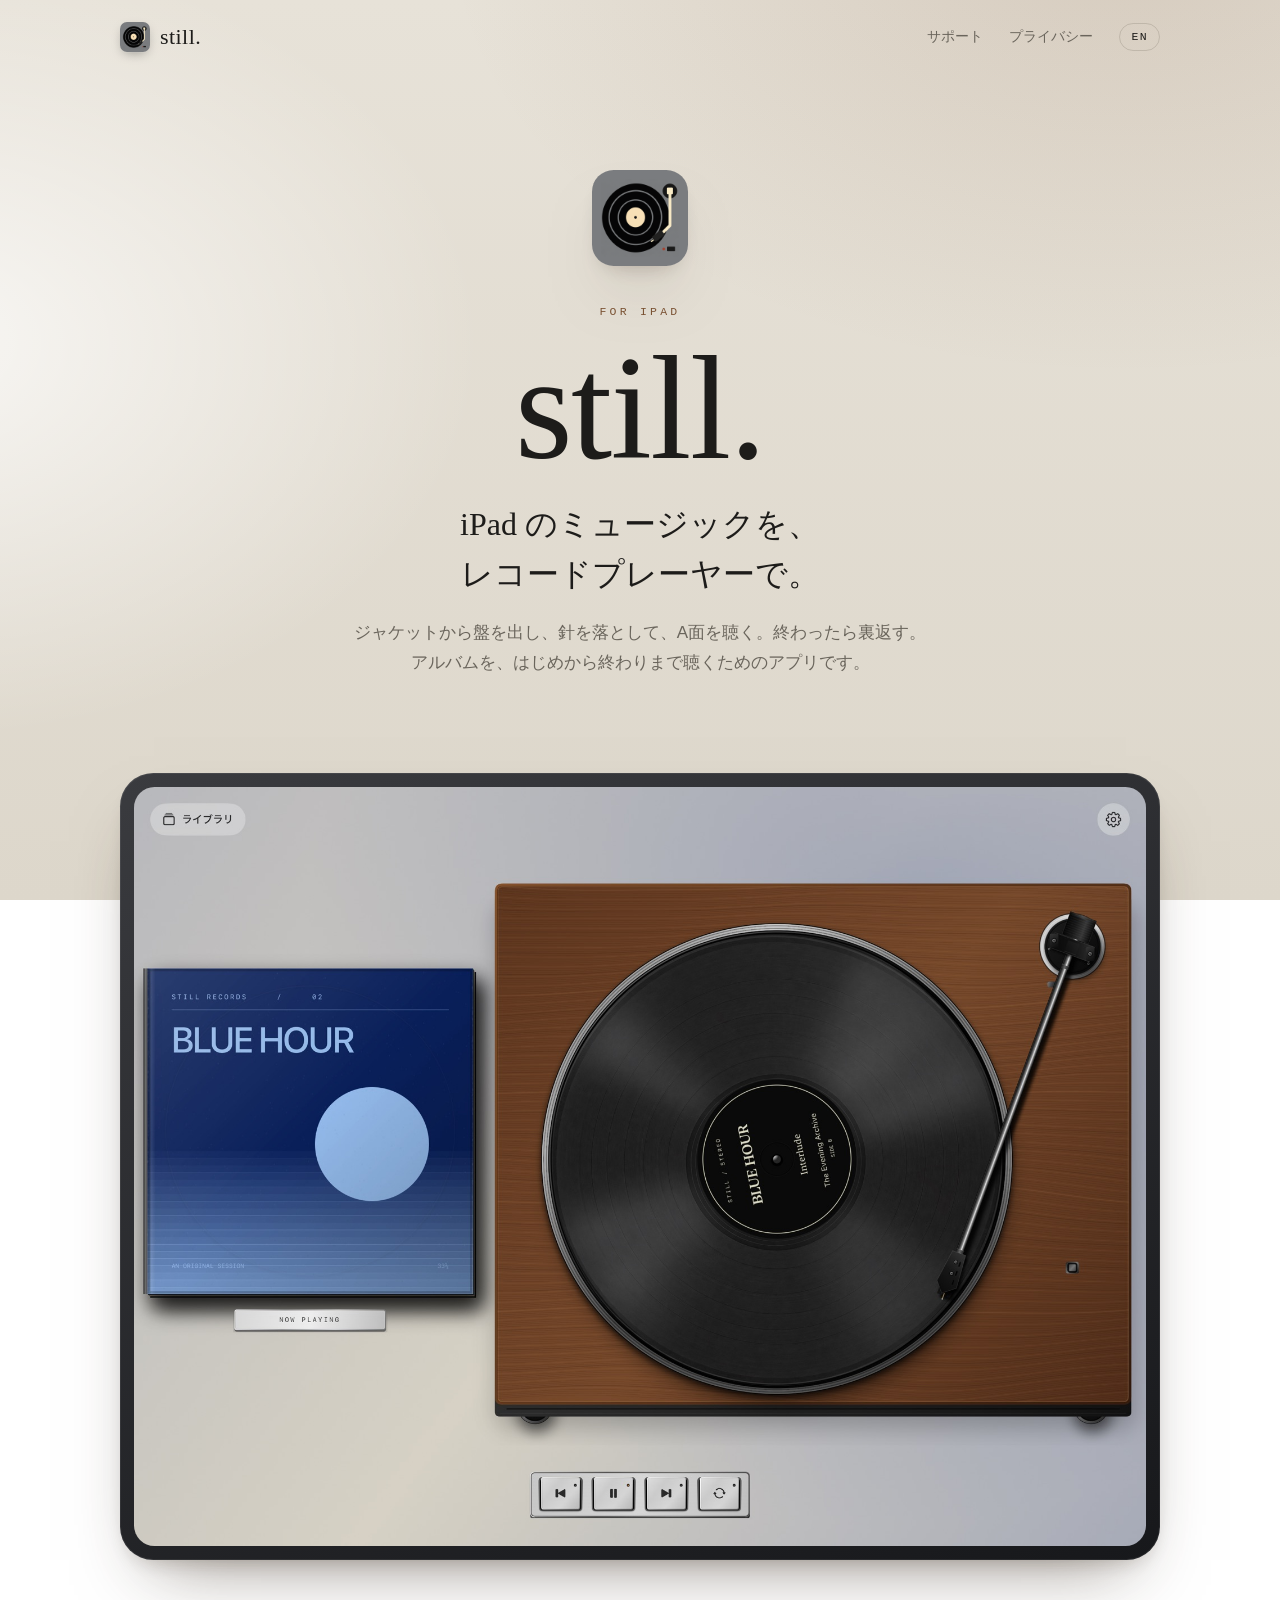
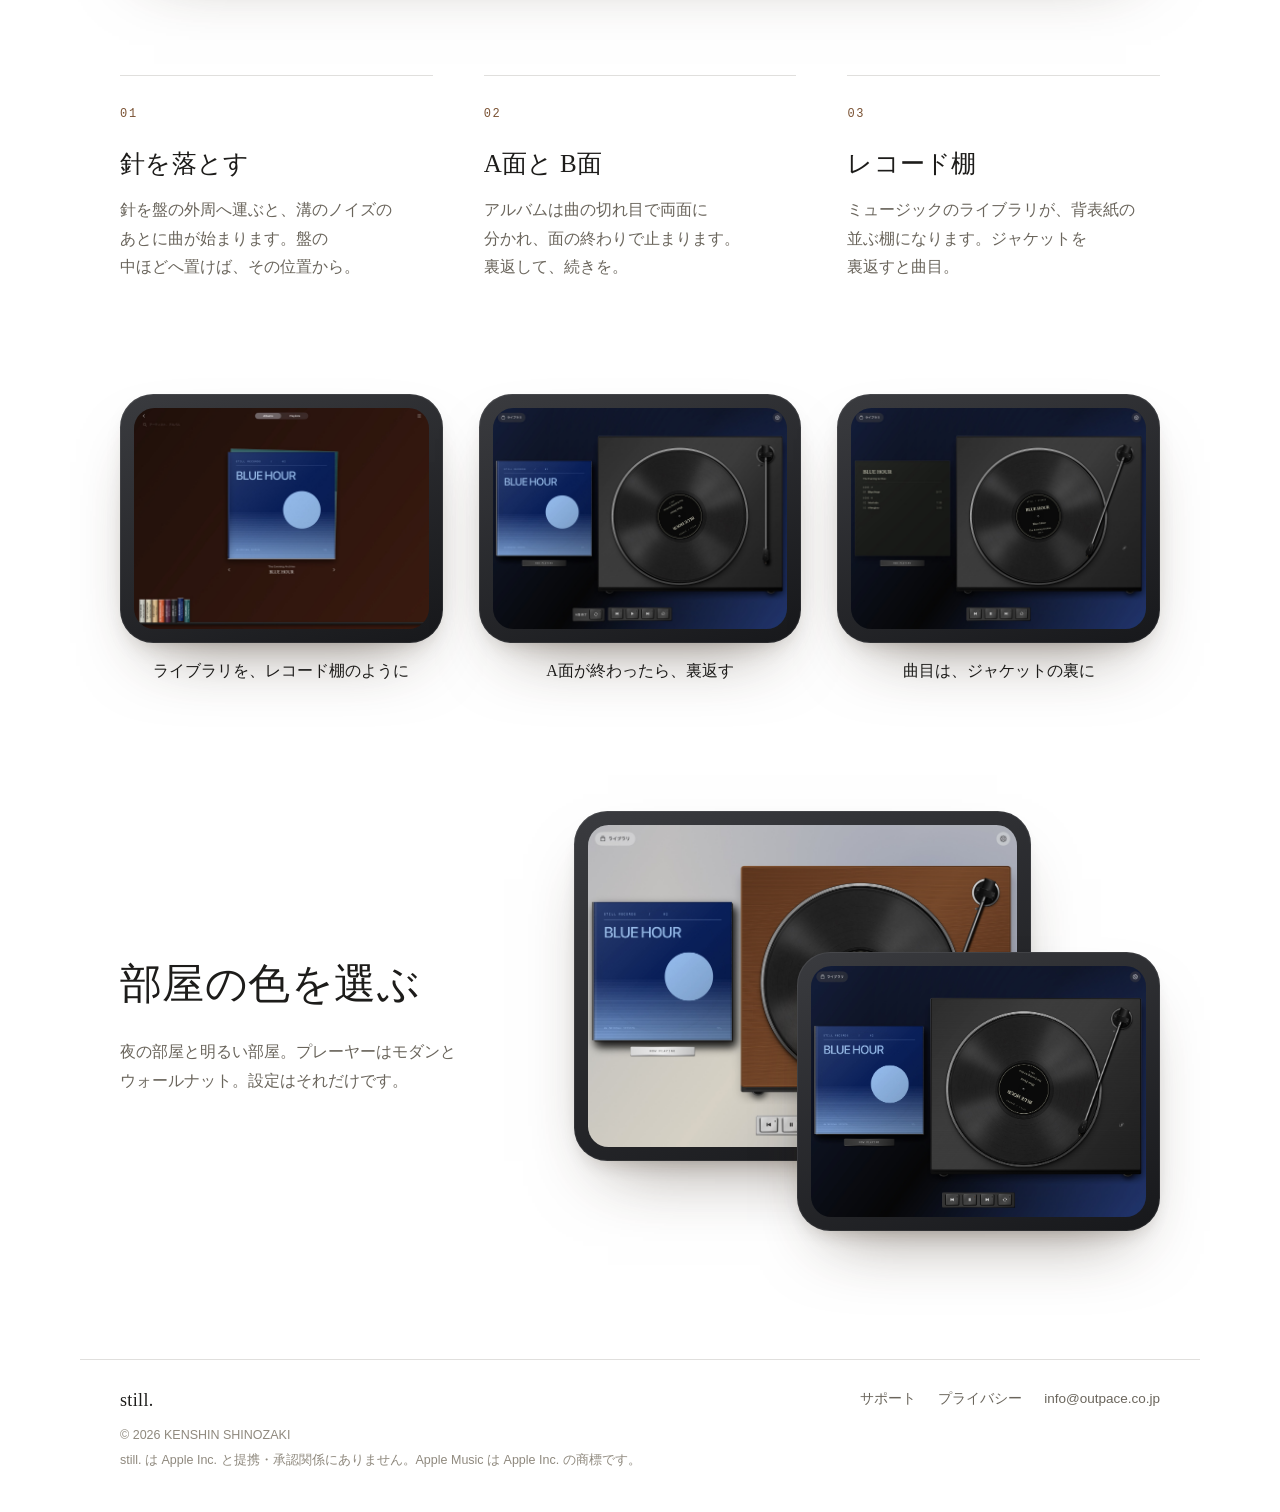
<file: index.html>
<!doctype html>
<html lang="ja">
<head>
<meta charset="utf-8">
<meta name="viewport" content="width=device-width,initial-scale=1,viewport-fit=cover">
<title>still. — iPad のレコードプレーヤー</title>
<meta name="description" content="ジャケットから盤を出し、針を落として、A面を聴く。終わったら裏返す。アルバムを、はじめから終わりまで聴くためのアプリです。">
<meta name="color-scheme" content="light dark">
<meta name="theme-color" content="#e7e2d8" media="(prefers-color-scheme: light)">
<meta name="theme-color" content="#07080c" media="(prefers-color-scheme: dark)">
<link rel="alternate" hreflang="ja" href="index.html">
<link rel="alternate" hreflang="en" href="en/index.html">
<link rel="icon" type="image/png" href="assets/icon-64.png">
<link rel="apple-touch-icon" href="assets/icon-180.png">
<link rel="stylesheet" href="assets/style.css">
</head>
<body class="page-index">
<a class="skip" href="#main">本文へ</a>
<header class="top wrap">
  <a class="brand" href="index.html"><img src="assets/icon-180.png" alt="" width="30" height="30"><span>still.</span></a>
  <nav aria-label="サイト">
    <a href="support.html">サポート</a>
    <a href="privacy.html">プライバシー</a>
    <a class="lang" href="en/index.html" hreflang="en" lang="en">EN</a>
  </nav>
</header>
<main id="main">
<section class="hero wrap">
  <img class="hero-icon rise" src="assets/icon-512.png" alt="" width="96" height="96">
  <p class="eyebrow rise">FOR iPAD</p>
  <h1 class="wordmark rise">still.</h1>
  <p class="lead rise">iPad のミュージックを、<br>レコードプレーヤーで。</p>
  <p class="intro rise">ジャケットから盤を出し、針を落として、A面を聴く。終わったら裏返す。アルバムを、はじめから終わりまで聴くためのアプリです。</p>
  
</section>
<section class="stage wrap" aria-label="画面">
  <div class="device"><picture><source media="(prefers-color-scheme: light)" srcset="assets/walnut-ja.jpg"><img src="assets/playing-ja.jpg" alt="still. の再生画面。左にジャケット、右に盤が回るレコードプレーヤー。" width="1800" height="1350" fetchpriority="high" decoding="async"></picture></div>
</section>
<section class="wrap">
  <ol class="feats"><li class="feat"><span class="num">01</span><h3>針を落とす</h3><p>針を盤の外周へ運ぶと、溝のノイズのあとに曲が始まります。盤の中ほどへ置けば、その位置から。</p></li><li class="feat"><span class="num">02</span><h3>A面と B面</h3><p>アルバムは曲の切れ目で両面に分かれ、面の終わりで止まります。裏返して、続きを。</p></li><li class="feat"><span class="num">03</span><h3>レコード棚</h3><p>ミュージックのライブラリが、背表紙の並ぶ棚になります。ジャケットを裏返すと曲目。</p></li></ol>
</section>
<section class="wrap gallery"><figure><div class="device"><picture><img src="assets/03-library-ja.jpg" alt="ライブラリを、レコード棚のように" width="1800" height="1350" loading="lazy" decoding="async"></picture></div><figcaption>ライブラリを、レコード棚のように</figcaption></figure><figure><div class="device"><picture><img src="assets/08-side-end-ja.jpg" alt="A面が終わったら、裏返す" width="1800" height="1350" loading="lazy" decoding="async"></picture></div><figcaption>A面が終わったら、裏返す</figcaption></figure><figure><div class="device"><picture><img src="assets/02-tracklist-ja.jpg" alt="曲目は、ジャケットの裏に" width="1800" height="1350" loading="lazy" decoding="async"></picture></div><figcaption>曲目は、ジャケットの裏に</figcaption></figure></section>
<section class="wrap rooms">
  <div class="rooms-text"><h2>部屋の色を選ぶ</h2><p>夜の部屋と明るい部屋。プレーヤーはモダンとウォールナット。設定はそれだけです。</p></div>
  <div class="rooms-pair"><div class="device"><picture><img src="assets/walnut-ja.jpg" alt="部屋の色を選ぶ" width="1800" height="1350" loading="lazy" decoding="async"></picture></div><div class="device"><picture><img src="assets/playing-ja.jpg" alt="部屋の色を選ぶ" width="1800" height="1350" loading="lazy" decoding="async"></picture></div></div>
</section>
</main>
<footer class="foot wrap">
  <div class="foot-row">
    <a class="brand small" href="index.html"><span>still.</span></a>
    <nav><a href="support.html">サポート</a><a href="privacy.html">プライバシー</a><a href="mailto:info@outpace.co.jp">info@outpace.co.jp</a></nav>
  </div>
  <p>© 2026 KENSHIN SHINOZAKI</p>
  <p>still. は Apple Inc. と提携・承認関係にありません。Apple Music は Apple Inc. の商標です。</p>
</footer>
</body>
</html>
</file>
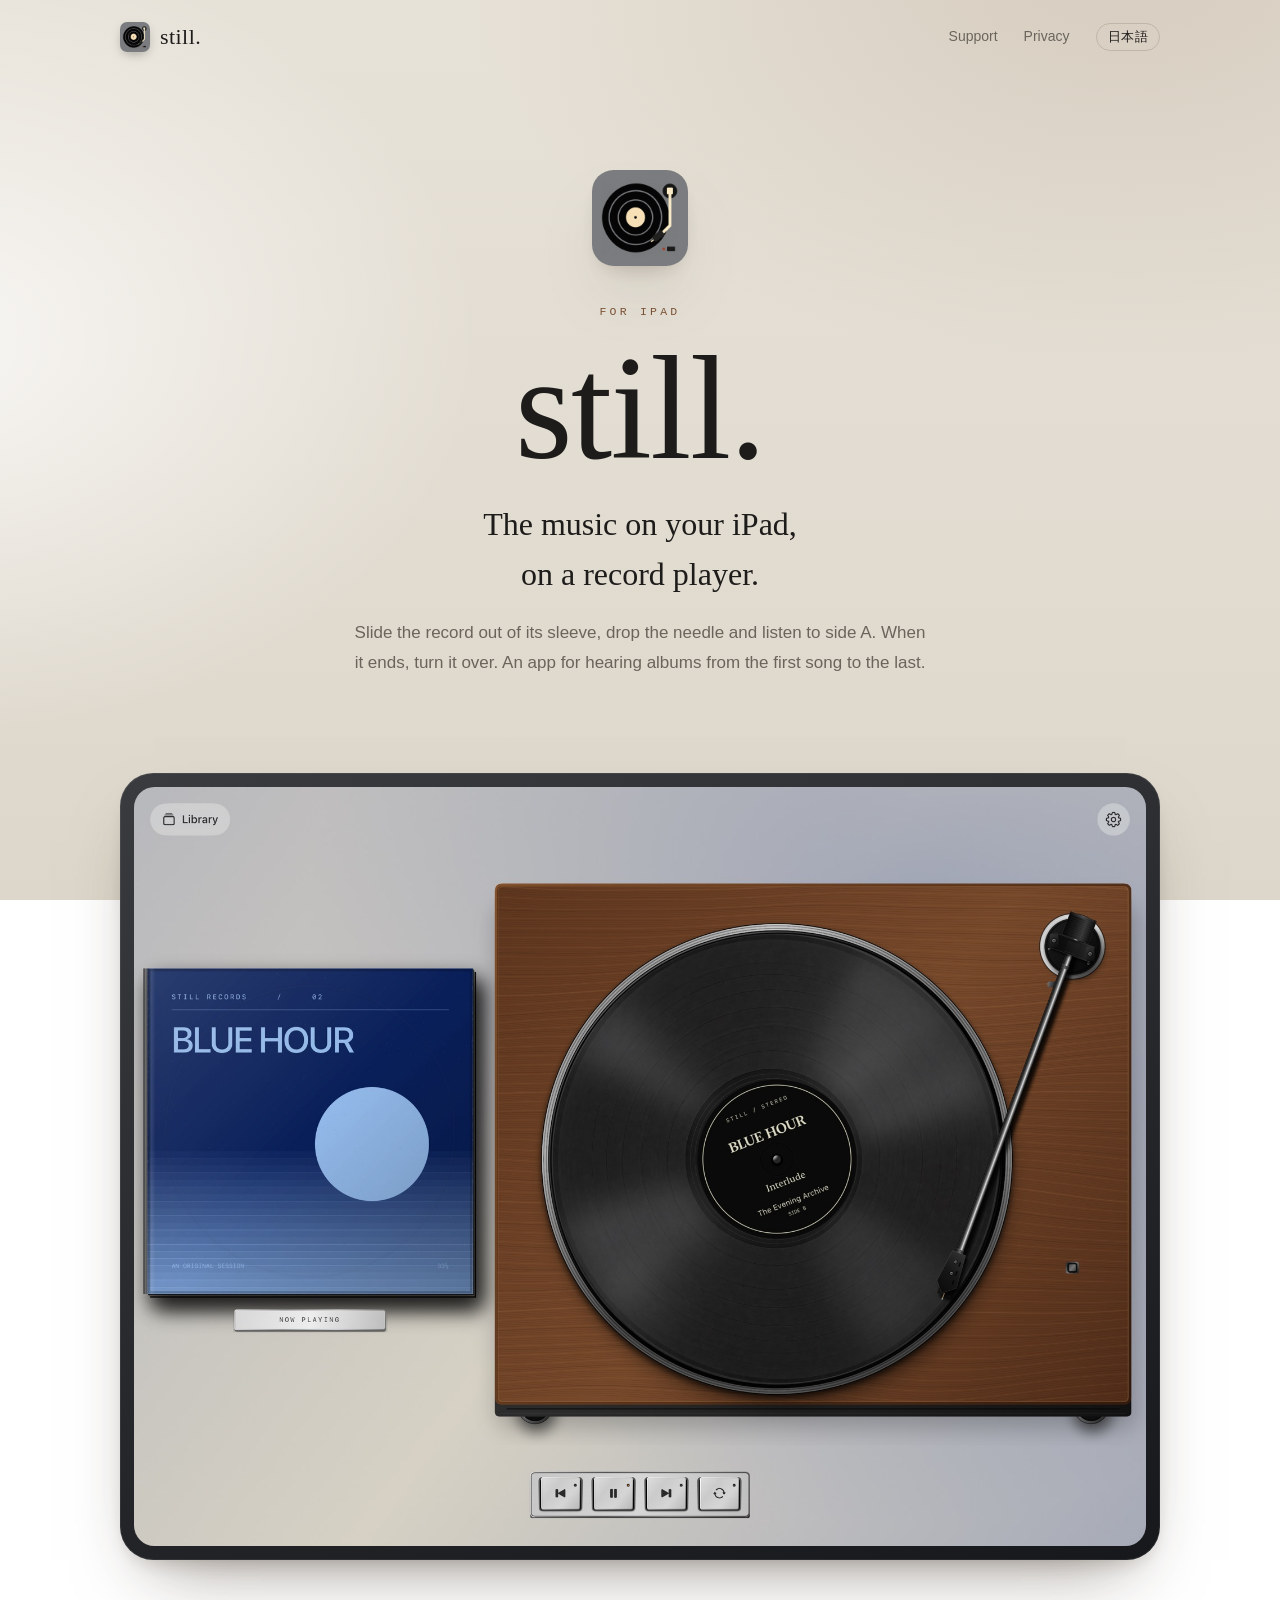
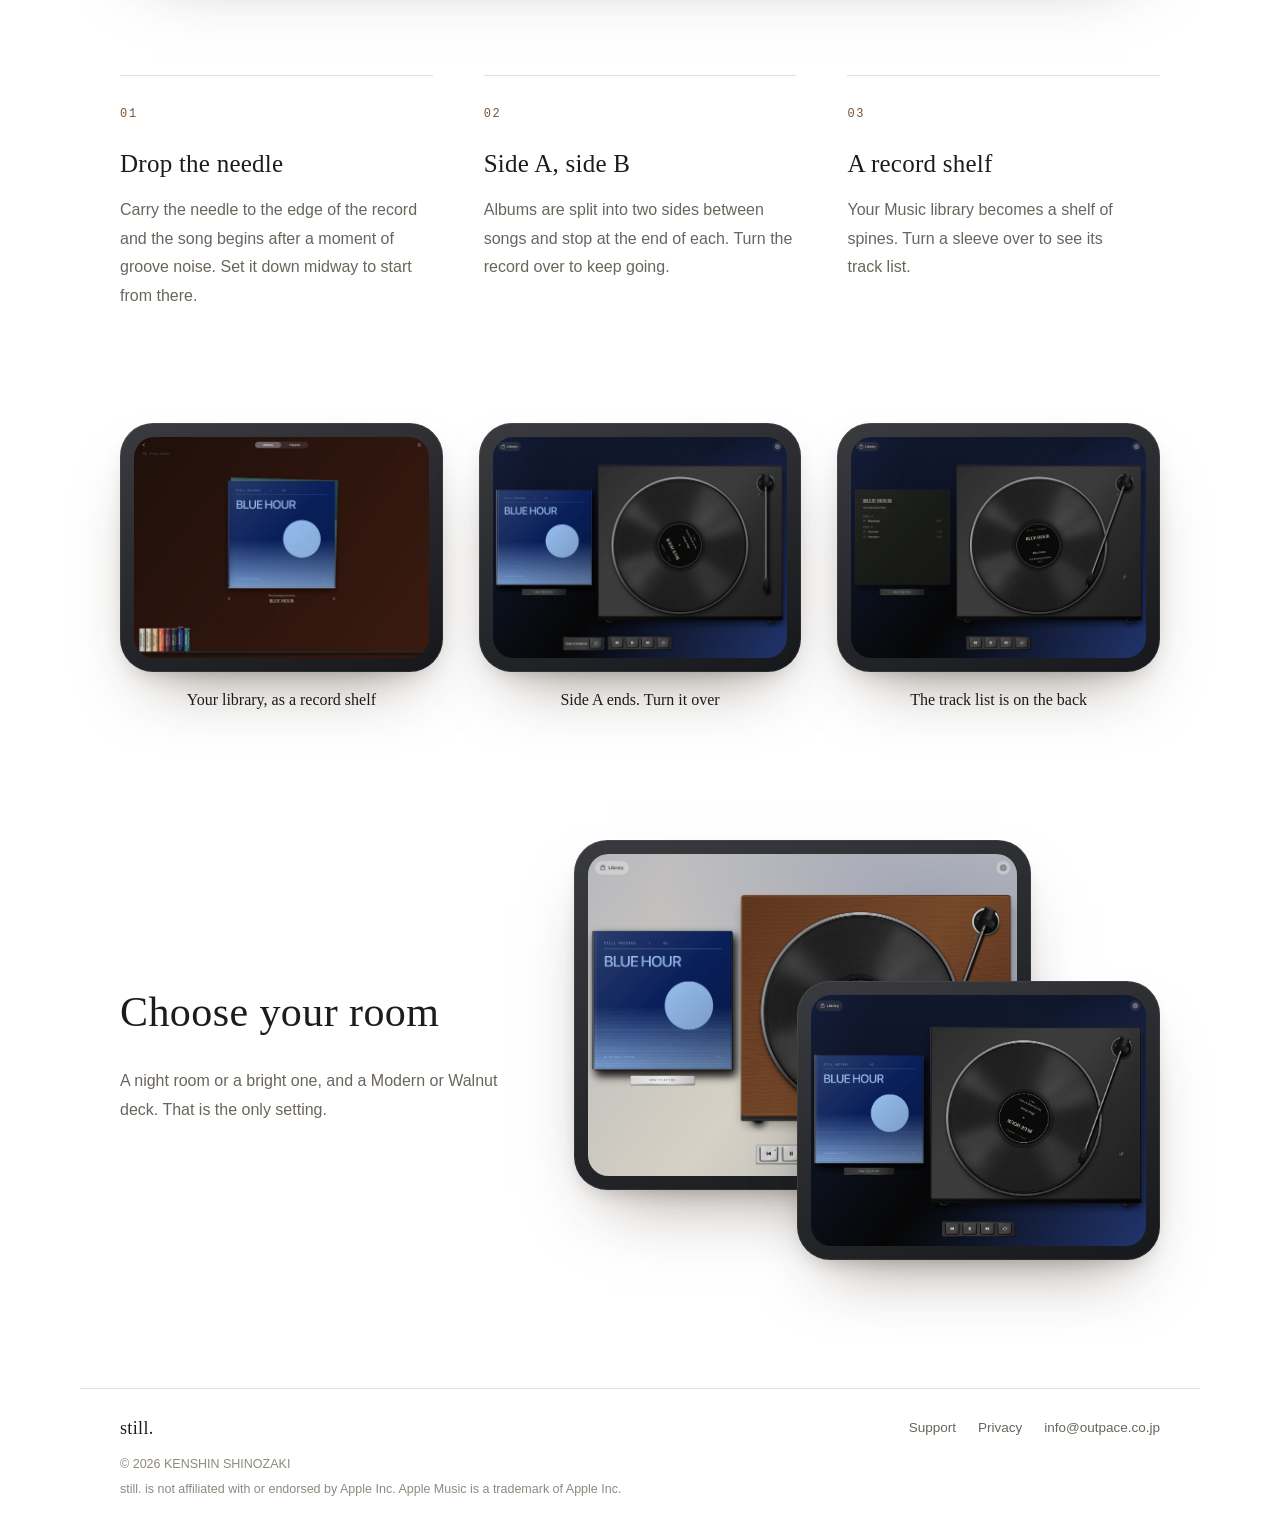
<file: en/index.html>
<!doctype html>
<html lang="en">
<head>
<meta charset="utf-8">
<meta name="viewport" content="width=device-width,initial-scale=1,viewport-fit=cover">
<title>still. — a record player for iPad</title>
<meta name="description" content="Slide the record out of its sleeve, drop the needle and listen to side A. When it ends, turn it over. An app for hearing albums from the first song to the last.">
<meta name="color-scheme" content="light dark">
<meta name="theme-color" content="#e7e2d8" media="(prefers-color-scheme: light)">
<meta name="theme-color" content="#07080c" media="(prefers-color-scheme: dark)">
<link rel="alternate" hreflang="ja" href="../index.html">
<link rel="alternate" hreflang="en" href="index.html">
<link rel="icon" type="image/png" href="../assets/icon-64.png">
<link rel="apple-touch-icon" href="../assets/icon-180.png">
<link rel="stylesheet" href="../assets/style.css">
</head>
<body class="page-index">
<a class="skip" href="#main">Skip to content</a>
<header class="top wrap">
  <a class="brand" href="index.html"><img src="../assets/icon-180.png" alt="" width="30" height="30"><span>still.</span></a>
  <nav aria-label="Site">
    <a href="support.html">Support</a>
    <a href="privacy.html">Privacy</a>
    <a class="lang" href="../index.html" hreflang="ja" lang="ja">日本語</a>
  </nav>
</header>
<main id="main">
<section class="hero wrap">
  <img class="hero-icon rise" src="../assets/icon-512.png" alt="" width="96" height="96">
  <p class="eyebrow rise">FOR iPAD</p>
  <h1 class="wordmark rise">still.</h1>
  <p class="lead rise">The music on your iPad,<br>on a record player.</p>
  <p class="intro rise">Slide the record out of its sleeve, drop the needle and listen to side A. When it ends, turn it over. An app for hearing albums from the first song to the last.</p>
  
</section>
<section class="stage wrap" aria-label="Screens">
  <div class="device"><picture><source media="(prefers-color-scheme: light)" srcset="../assets/walnut-en.jpg"><img src="../assets/playing-en.jpg" alt="still. playing: the album sleeve on the left and a turntable with a spinning record on the right." width="1800" height="1350" fetchpriority="high" decoding="async"></picture></div>
</section>
<section class="wrap">
  <ol class="feats"><li class="feat"><span class="num">01</span><h3>Drop the needle</h3><p>Carry the needle to the edge of the record and the song begins after a moment of groove noise. Set it down midway to start from there.</p></li><li class="feat"><span class="num">02</span><h3>Side A, side B</h3><p>Albums are split into two sides between songs and stop at the end of each. Turn the record over to keep going.</p></li><li class="feat"><span class="num">03</span><h3>A record shelf</h3><p>Your Music library becomes a shelf of spines. Turn a sleeve over to see its track list.</p></li></ol>
</section>
<section class="wrap gallery"><figure><div class="device"><picture><img src="../assets/03-library-en.jpg" alt="Your library, as a record shelf" width="1800" height="1350" loading="lazy" decoding="async"></picture></div><figcaption>Your library, as a record shelf</figcaption></figure><figure><div class="device"><picture><img src="../assets/08-side-end-en.jpg" alt="Side A ends. Turn it over" width="1800" height="1350" loading="lazy" decoding="async"></picture></div><figcaption>Side A ends. Turn it over</figcaption></figure><figure><div class="device"><picture><img src="../assets/02-tracklist-en.jpg" alt="The track list is on the back" width="1800" height="1350" loading="lazy" decoding="async"></picture></div><figcaption>The track list is on the back</figcaption></figure></section>
<section class="wrap rooms">
  <div class="rooms-text"><h2>Choose your room</h2><p>A night room or a bright one, and a Modern or Walnut deck. That is the only setting.</p></div>
  <div class="rooms-pair"><div class="device"><picture><img src="../assets/walnut-en.jpg" alt="Choose your room" width="1800" height="1350" loading="lazy" decoding="async"></picture></div><div class="device"><picture><img src="../assets/playing-en.jpg" alt="Choose your room" width="1800" height="1350" loading="lazy" decoding="async"></picture></div></div>
</section>
</main>
<footer class="foot wrap">
  <div class="foot-row">
    <a class="brand small" href="index.html"><span>still.</span></a>
    <nav><a href="support.html">Support</a><a href="privacy.html">Privacy</a><a href="mailto:info@outpace.co.jp">info@outpace.co.jp</a></nav>
  </div>
  <p>© 2026 KENSHIN SHINOZAKI</p>
  <p>still. is not affiliated with or endorsed by Apple Inc. Apple Music is a trademark of Apple Inc.</p>
</footer>
</body>
</html>
</file>
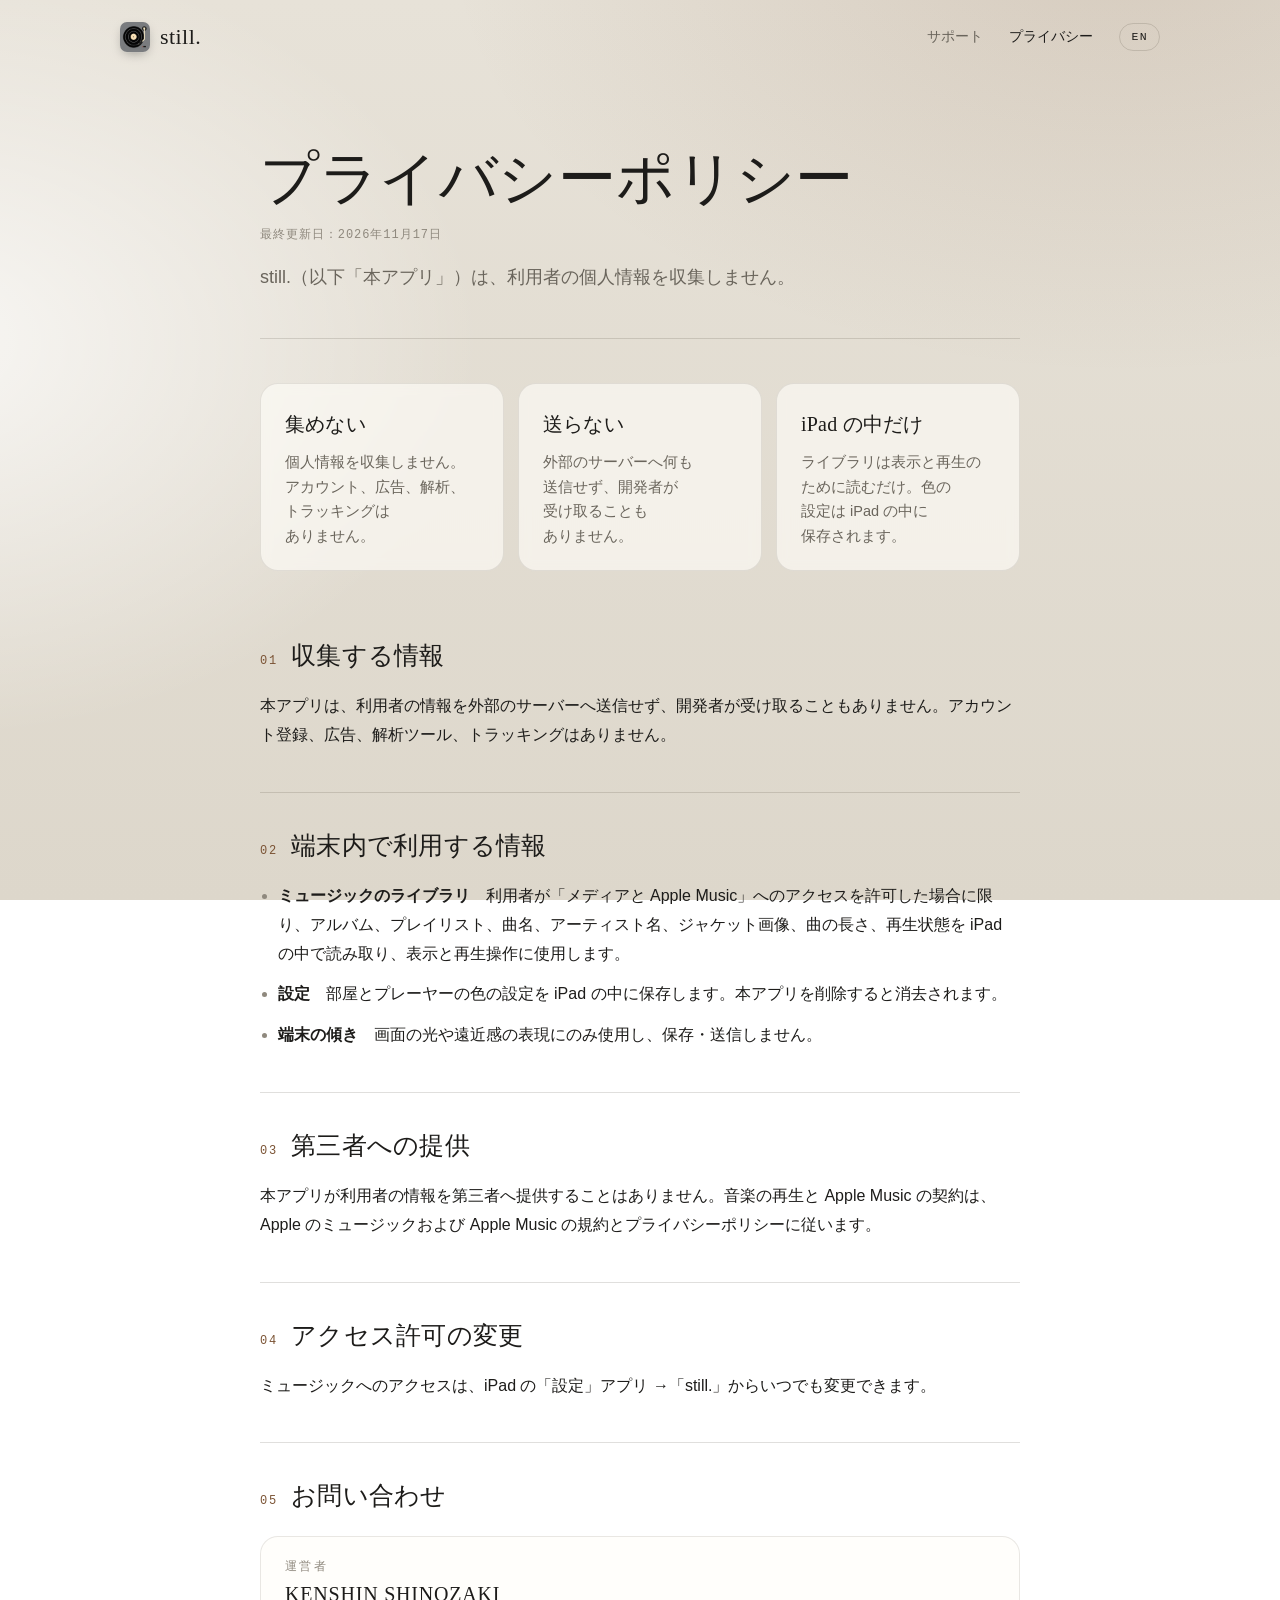
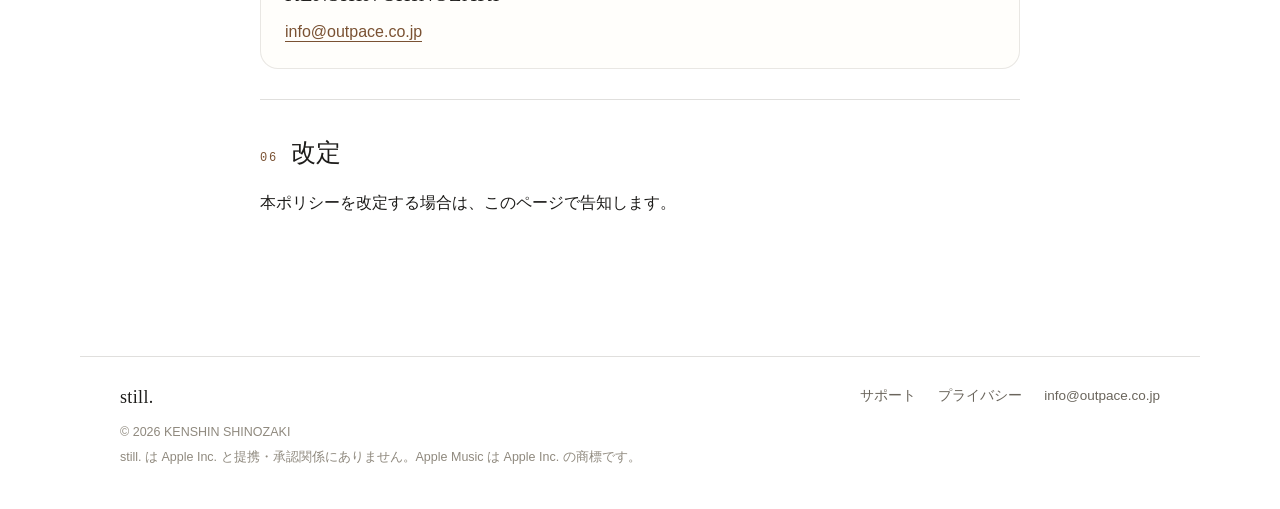
<file: privacy.html>
<!doctype html>
<html lang="ja">
<head>
<meta charset="utf-8">
<meta name="viewport" content="width=device-width,initial-scale=1,viewport-fit=cover">
<title>プライバシーポリシー — still.</title>
<meta name="description" content="still.（以下「本アプリ」）は、利用者の個人情報を収集しません。">
<meta name="color-scheme" content="light dark">
<meta name="theme-color" content="#e7e2d8" media="(prefers-color-scheme: light)">
<meta name="theme-color" content="#07080c" media="(prefers-color-scheme: dark)">
<link rel="alternate" hreflang="ja" href="privacy.html">
<link rel="alternate" hreflang="en" href="en/privacy.html">
<link rel="icon" type="image/png" href="assets/icon-64.png">
<link rel="apple-touch-icon" href="assets/icon-180.png">
<link rel="stylesheet" href="assets/style.css">
</head>
<body class="page-privacy">
<a class="skip" href="#main">本文へ</a>
<header class="top wrap">
  <a class="brand" href="index.html"><img src="assets/icon-180.png" alt="" width="30" height="30"><span>still.</span></a>
  <nav aria-label="サイト">
    <a href="support.html">サポート</a>
    <a href="privacy.html" aria-current="page">プライバシー</a>
    <a class="lang" href="en/privacy.html" hreflang="en" lang="en">EN</a>
  </nav>
</header>
<main id="main">
<div class="doc wrap">
<header class="doc-head"><h1>プライバシーポリシー</h1><p class="meta">最終更新日：2026年11月17日</p><p class="intro">still.（以下「本アプリ」）は、利用者の個人情報を収集しません。</p></header>
<ul class="summary"><li class="card"><h3>集めない</h3><p>個人情報を収集しません。アカウント、広告、解析、トラッキングはありません。</p></li><li class="card"><h3>送らない</h3><p>外部のサーバーへ何も送信せず、開発者が受け取ることもありません。</p></li><li class="card"><h3>iPad の中だけ</h3><p>ライブラリは表示と再生のために読むだけ。色の設定は iPad の中に保存されます。</p></li></ul>
<section><h2><span class="num">01</span>収集する情報</h2><p>本アプリは、利用者の情報を外部のサーバーへ送信せず、開発者が受け取ることもありません。アカウント登録、広告、解析ツール、トラッキングはありません。</p></section><section><h2><span class="num">02</span>端末内で利用する情報</h2><ul><li><b>ミュージックのライブラリ</b>　利用者が「メディアと Apple Music」へのアクセスを許可した場合に限り、アルバム、プレイリスト、曲名、アーティスト名、ジャケット画像、曲の長さ、再生状態を iPad の中で読み取り、表示と再生操作に使用します。</li><li><b>設定</b>　部屋とプレーヤーの色の設定を iPad の中に保存します。本アプリを削除すると消去されます。</li><li><b>端末の傾き</b>　画面の光や遠近感の表現にのみ使用し、保存・送信しません。</li></ul></section><section><h2><span class="num">03</span>第三者への提供</h2><p>本アプリが利用者の情報を第三者へ提供することはありません。音楽の再生と Apple Music の契約は、Apple のミュージックおよび Apple Music の規約とプライバシーポリシーに従います。</p></section><section><h2><span class="num">04</span>アクセス許可の変更</h2><p>ミュージックへのアクセスは、iPad の「設定」アプリ →「still.」からいつでも変更できます。</p></section><section><h2><span class="num">05</span>お問い合わせ</h2><div class="card contact">
  <p class="label">運営者</p>
  <p class="who">KENSHIN SHINOZAKI</p>
  <p><a class="mail" href="mailto:info@outpace.co.jp">info@outpace.co.jp</a></p>
</div></section><section><h2><span class="num">06</span>改定</h2><p>本ポリシーを改定する場合は、このページで告知します。</p></section>
</div>
</main>
<footer class="foot wrap">
  <div class="foot-row">
    <a class="brand small" href="index.html"><span>still.</span></a>
    <nav><a href="support.html">サポート</a><a href="privacy.html">プライバシー</a><a href="mailto:info@outpace.co.jp">info@outpace.co.jp</a></nav>
  </div>
  <p>© 2026 KENSHIN SHINOZAKI</p>
  <p>still. は Apple Inc. と提携・承認関係にありません。Apple Music は Apple Inc. の商標です。</p>
</footer>
</body>
</html>
</file>
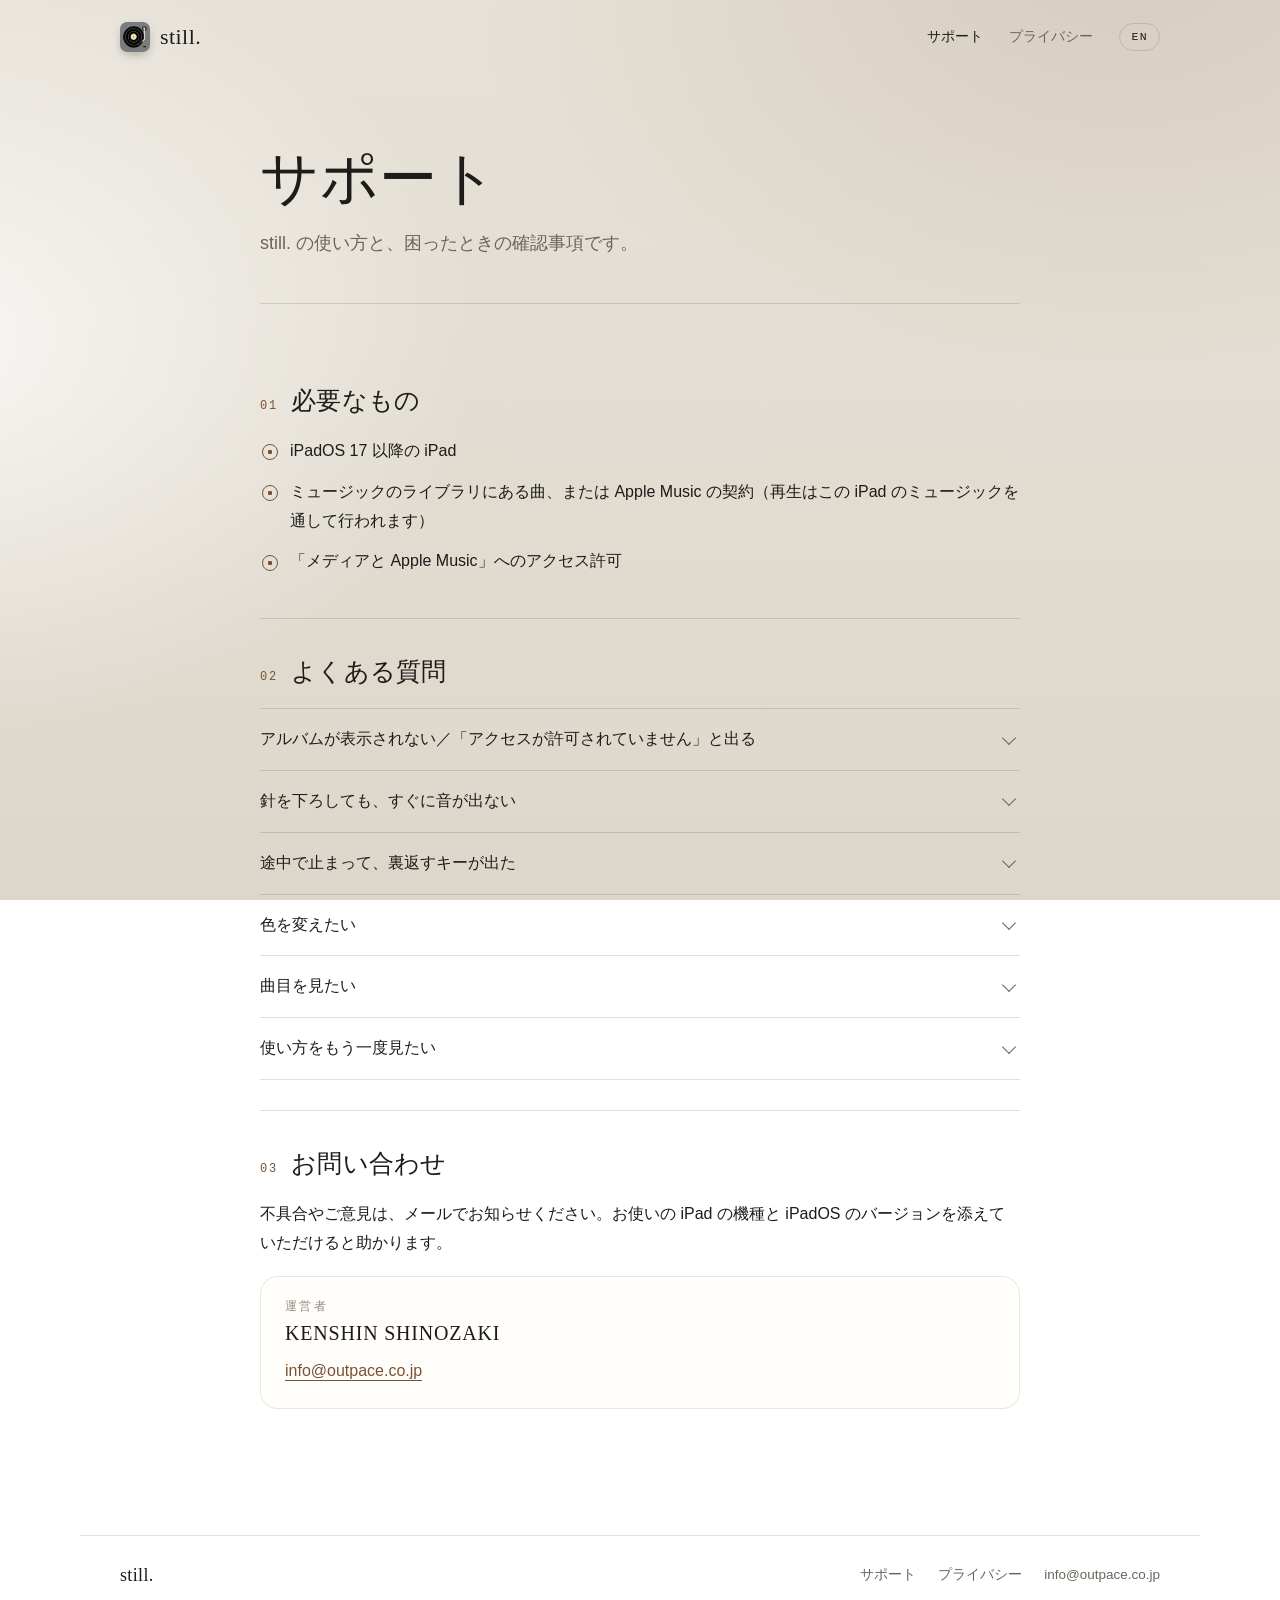
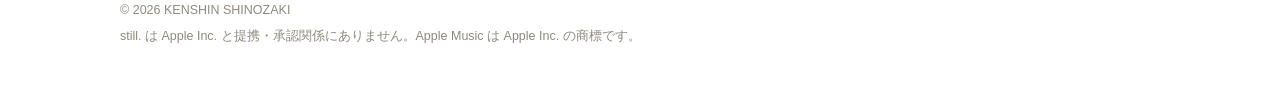
<file: support.html>
<!doctype html>
<html lang="ja">
<head>
<meta charset="utf-8">
<meta name="viewport" content="width=device-width,initial-scale=1,viewport-fit=cover">
<title>サポート — still.</title>
<meta name="description" content="still. の使い方と、困ったときの確認事項です。">
<meta name="color-scheme" content="light dark">
<meta name="theme-color" content="#e7e2d8" media="(prefers-color-scheme: light)">
<meta name="theme-color" content="#07080c" media="(prefers-color-scheme: dark)">
<link rel="alternate" hreflang="ja" href="support.html">
<link rel="alternate" hreflang="en" href="en/support.html">
<link rel="icon" type="image/png" href="assets/icon-64.png">
<link rel="apple-touch-icon" href="assets/icon-180.png">
<link rel="stylesheet" href="assets/style.css">
</head>
<body class="page-support">
<a class="skip" href="#main">本文へ</a>
<header class="top wrap">
  <a class="brand" href="index.html"><img src="assets/icon-180.png" alt="" width="30" height="30"><span>still.</span></a>
  <nav aria-label="サイト">
    <a href="support.html" aria-current="page">サポート</a>
    <a href="privacy.html">プライバシー</a>
    <a class="lang" href="en/support.html" hreflang="en" lang="en">EN</a>
  </nav>
</header>
<main id="main">
<div class="doc wrap">
<header class="doc-head"><h1>サポート</h1><p class="intro">still. の使い方と、困ったときの確認事項です。</p></header>
<section><h2><span class="num">01</span>必要なもの</h2><ul class="checks"><li>iPadOS 17 以降の iPad</li><li>ミュージックのライブラリにある曲、または Apple Music の契約（再生はこの iPad のミュージックを通して行われます）</li><li>「メディアと Apple Music」へのアクセス許可</li></ul></section>
<section><h2><span class="num">02</span>よくある質問</h2><div class="faq"><details><summary>アルバムが表示されない／「アクセスが許可されていません」と出る</summary><p>iPad の「設定」→「still.」で「メディアと Apple Music」をオンにしてください。ライブラリに曲がない場合は、ミュージックで曲をライブラリに追加してください。</p></details><details><summary>針を下ろしても、すぐに音が出ない</summary><p>針が盤に触れたあと、数秒の溝のノイズのあとに曲が始まります（仕様です）。曲を送ったときも、針が上がって置き直されるまで少し間があります。</p></details><details><summary>途中で止まって、裏返すキーが出た</summary><p>アルバムは曲の切れ目で A 面と B 面に分かれ、A 面の終わりで止まります。裏返すキーで B 面へ進みます。</p></details><details><summary>色を変えたい</summary><p>右上の歯車から、部屋（夜／明るい）とプレーヤー（モダン／ウォールナット）の色を選べます。</p></details><details><summary>曲目を見たい</summary><p>ジャケットをタップすると裏返り、曲目が見られます。</p></details><details><summary>使い方をもう一度見たい</summary><p>右上の歯車 →「使い方を見る」で、最初に表示されたガイドをいつでも開けます。</p></details></div></section>
<section id="contact"><h2><span class="num">03</span>お問い合わせ</h2><p>不具合やご意見は、メールでお知らせください。お使いの iPad の機種と iPadOS のバージョンを添えていただけると助かります。</p><div class="card contact">
  <p class="label">運営者</p>
  <p class="who">KENSHIN SHINOZAKI</p>
  <p><a class="mail" href="mailto:info@outpace.co.jp">info@outpace.co.jp</a></p>
</div></section>
</div>
</main>
<footer class="foot wrap">
  <div class="foot-row">
    <a class="brand small" href="index.html"><span>still.</span></a>
    <nav><a href="support.html">サポート</a><a href="privacy.html">プライバシー</a><a href="mailto:info@outpace.co.jp">info@outpace.co.jp</a></nav>
  </div>
  <p>© 2026 KENSHIN SHINOZAKI</p>
  <p>still. は Apple Inc. と提携・承認関係にありません。Apple Music は Apple Inc. の商標です。</p>
</footer>
</body>
</html>
</file>
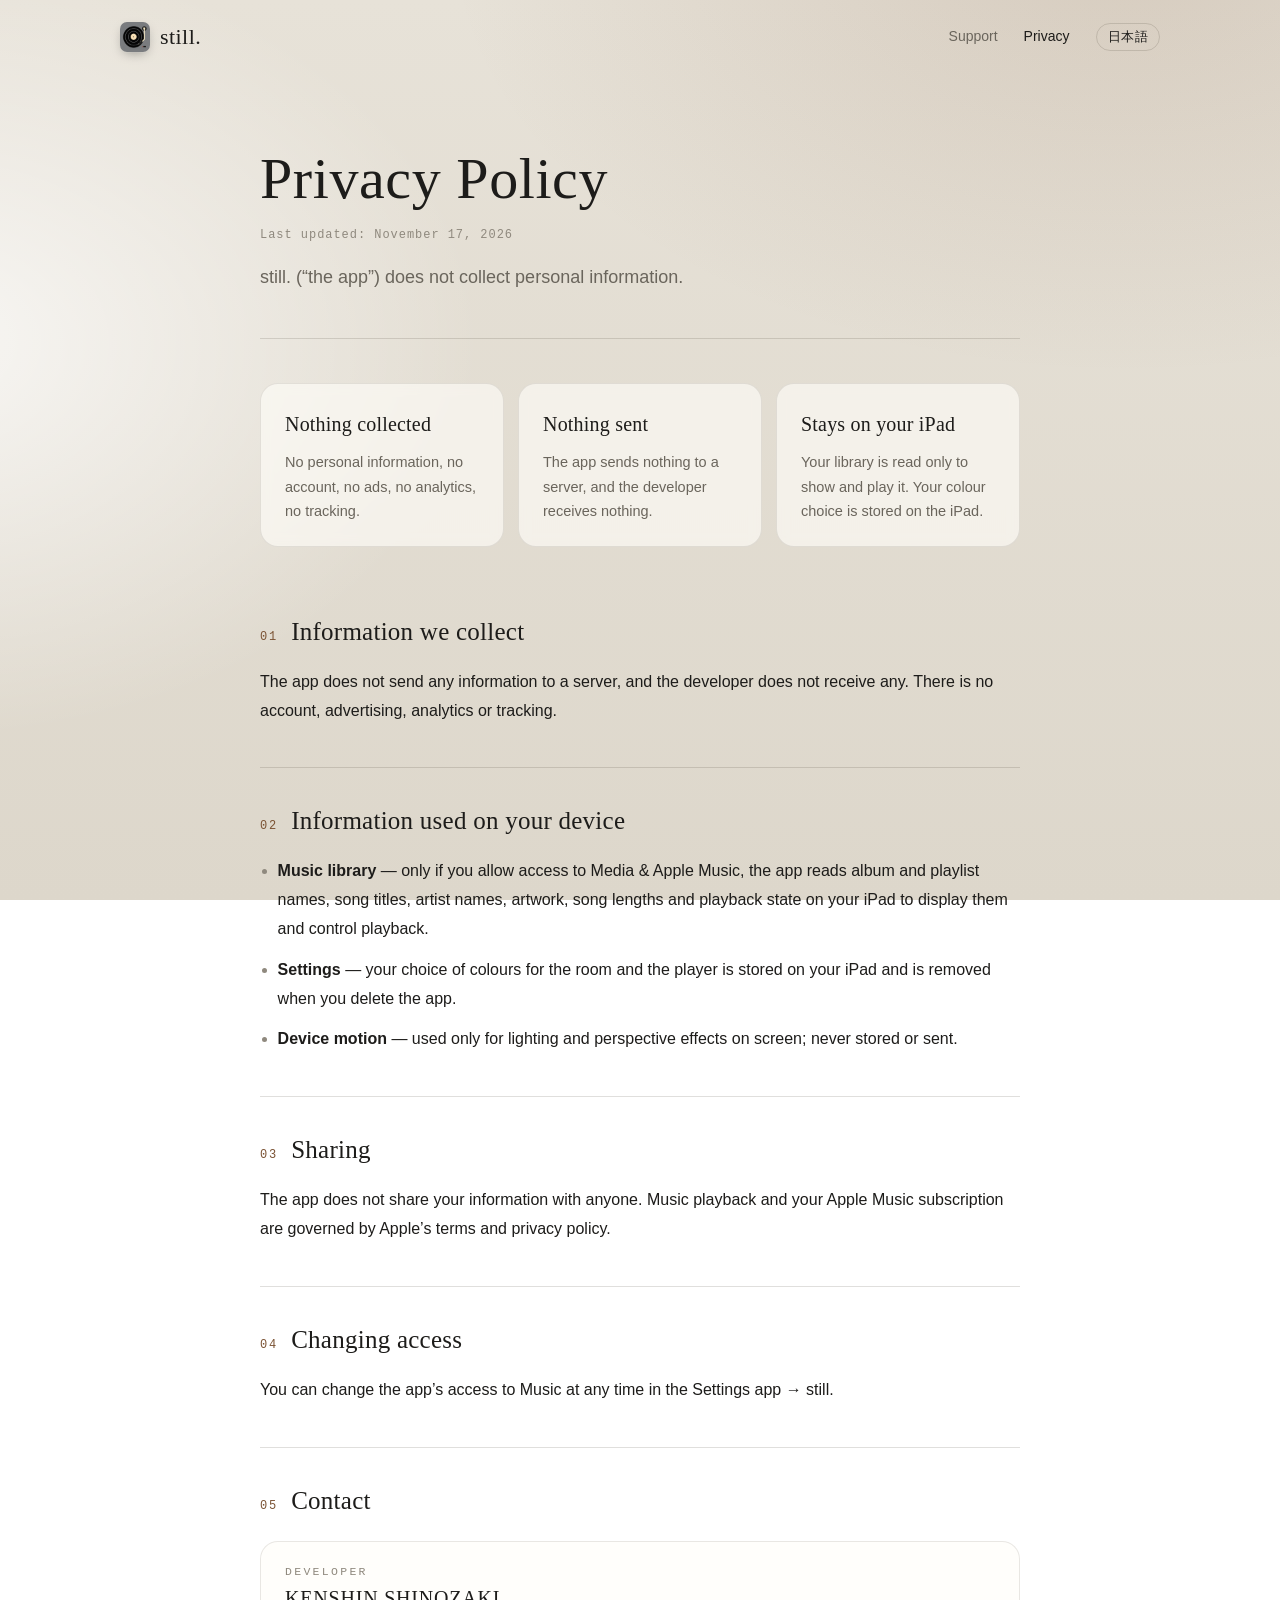
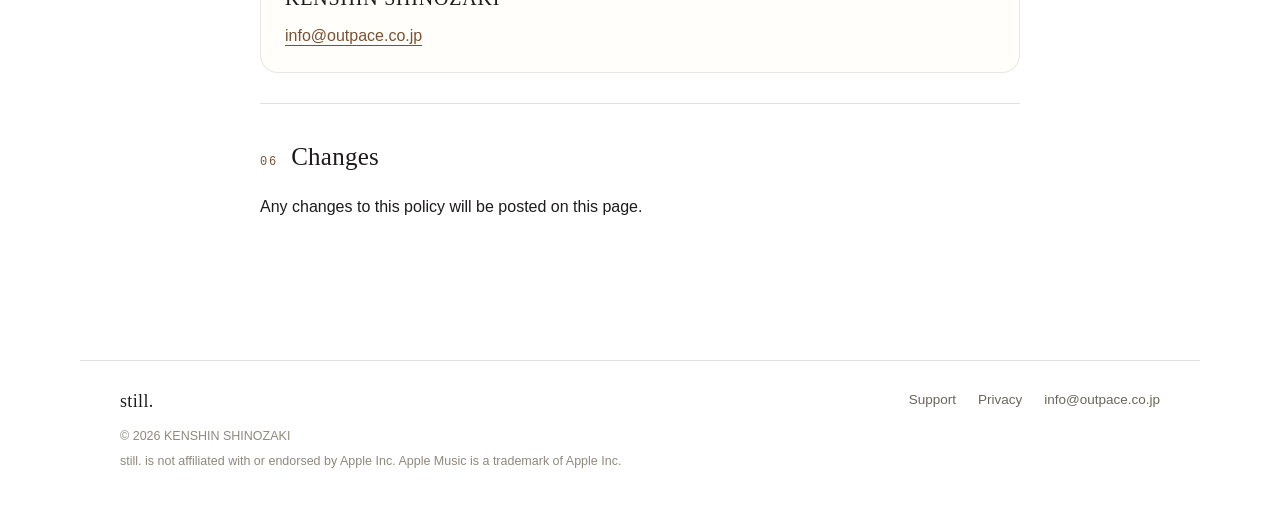
<file: en/privacy.html>
<!doctype html>
<html lang="en">
<head>
<meta charset="utf-8">
<meta name="viewport" content="width=device-width,initial-scale=1,viewport-fit=cover">
<title>Privacy Policy — still.</title>
<meta name="description" content="still. (“the app”) does not collect personal information.">
<meta name="color-scheme" content="light dark">
<meta name="theme-color" content="#e7e2d8" media="(prefers-color-scheme: light)">
<meta name="theme-color" content="#07080c" media="(prefers-color-scheme: dark)">
<link rel="alternate" hreflang="ja" href="../privacy.html">
<link rel="alternate" hreflang="en" href="privacy.html">
<link rel="icon" type="image/png" href="../assets/icon-64.png">
<link rel="apple-touch-icon" href="../assets/icon-180.png">
<link rel="stylesheet" href="../assets/style.css">
</head>
<body class="page-privacy">
<a class="skip" href="#main">Skip to content</a>
<header class="top wrap">
  <a class="brand" href="index.html"><img src="../assets/icon-180.png" alt="" width="30" height="30"><span>still.</span></a>
  <nav aria-label="Site">
    <a href="support.html">Support</a>
    <a href="privacy.html" aria-current="page">Privacy</a>
    <a class="lang" href="../privacy.html" hreflang="ja" lang="ja">日本語</a>
  </nav>
</header>
<main id="main">
<div class="doc wrap">
<header class="doc-head"><h1>Privacy Policy</h1><p class="meta">Last updated: November 17, 2026</p><p class="intro">still. (“the app”) does not collect personal information.</p></header>
<ul class="summary"><li class="card"><h3>Nothing collected</h3><p>No personal information, no account, no ads, no analytics, no tracking.</p></li><li class="card"><h3>Nothing sent</h3><p>The app sends nothing to a server, and the developer receives nothing.</p></li><li class="card"><h3>Stays on your iPad</h3><p>Your library is read only to show and play it. Your colour choice is stored on the iPad.</p></li></ul>
<section><h2><span class="num">01</span>Information we collect</h2><p>The app does not send any information to a server, and the developer does not receive any. There is no account, advertising, analytics or tracking.</p></section><section><h2><span class="num">02</span>Information used on your device</h2><ul><li><b>Music library</b> — only if you allow access to Media &amp; Apple Music, the app reads album and playlist names, song titles, artist names, artwork, song lengths and playback state on your iPad to display them and control playback.</li><li><b>Settings</b> — your choice of colours for the room and the player is stored on your iPad and is removed when you delete the app.</li><li><b>Device motion</b> — used only for lighting and perspective effects on screen; never stored or sent.</li></ul></section><section><h2><span class="num">03</span>Sharing</h2><p>The app does not share your information with anyone. Music playback and your Apple Music subscription are governed by Apple’s terms and privacy policy.</p></section><section><h2><span class="num">04</span>Changing access</h2><p>You can change the app’s access to Music at any time in the Settings app → still.</p></section><section><h2><span class="num">05</span>Contact</h2><div class="card contact">
  <p class="label">Developer</p>
  <p class="who">KENSHIN SHINOZAKI</p>
  <p><a class="mail" href="mailto:info@outpace.co.jp">info@outpace.co.jp</a></p>
</div></section><section><h2><span class="num">06</span>Changes</h2><p>Any changes to this policy will be posted on this page.</p></section>
</div>
</main>
<footer class="foot wrap">
  <div class="foot-row">
    <a class="brand small" href="index.html"><span>still.</span></a>
    <nav><a href="support.html">Support</a><a href="privacy.html">Privacy</a><a href="mailto:info@outpace.co.jp">info@outpace.co.jp</a></nav>
  </div>
  <p>© 2026 KENSHIN SHINOZAKI</p>
  <p>still. is not affiliated with or endorsed by Apple Inc. Apple Music is a trademark of Apple Inc.</p>
</footer>
</body>
</html>
</file>
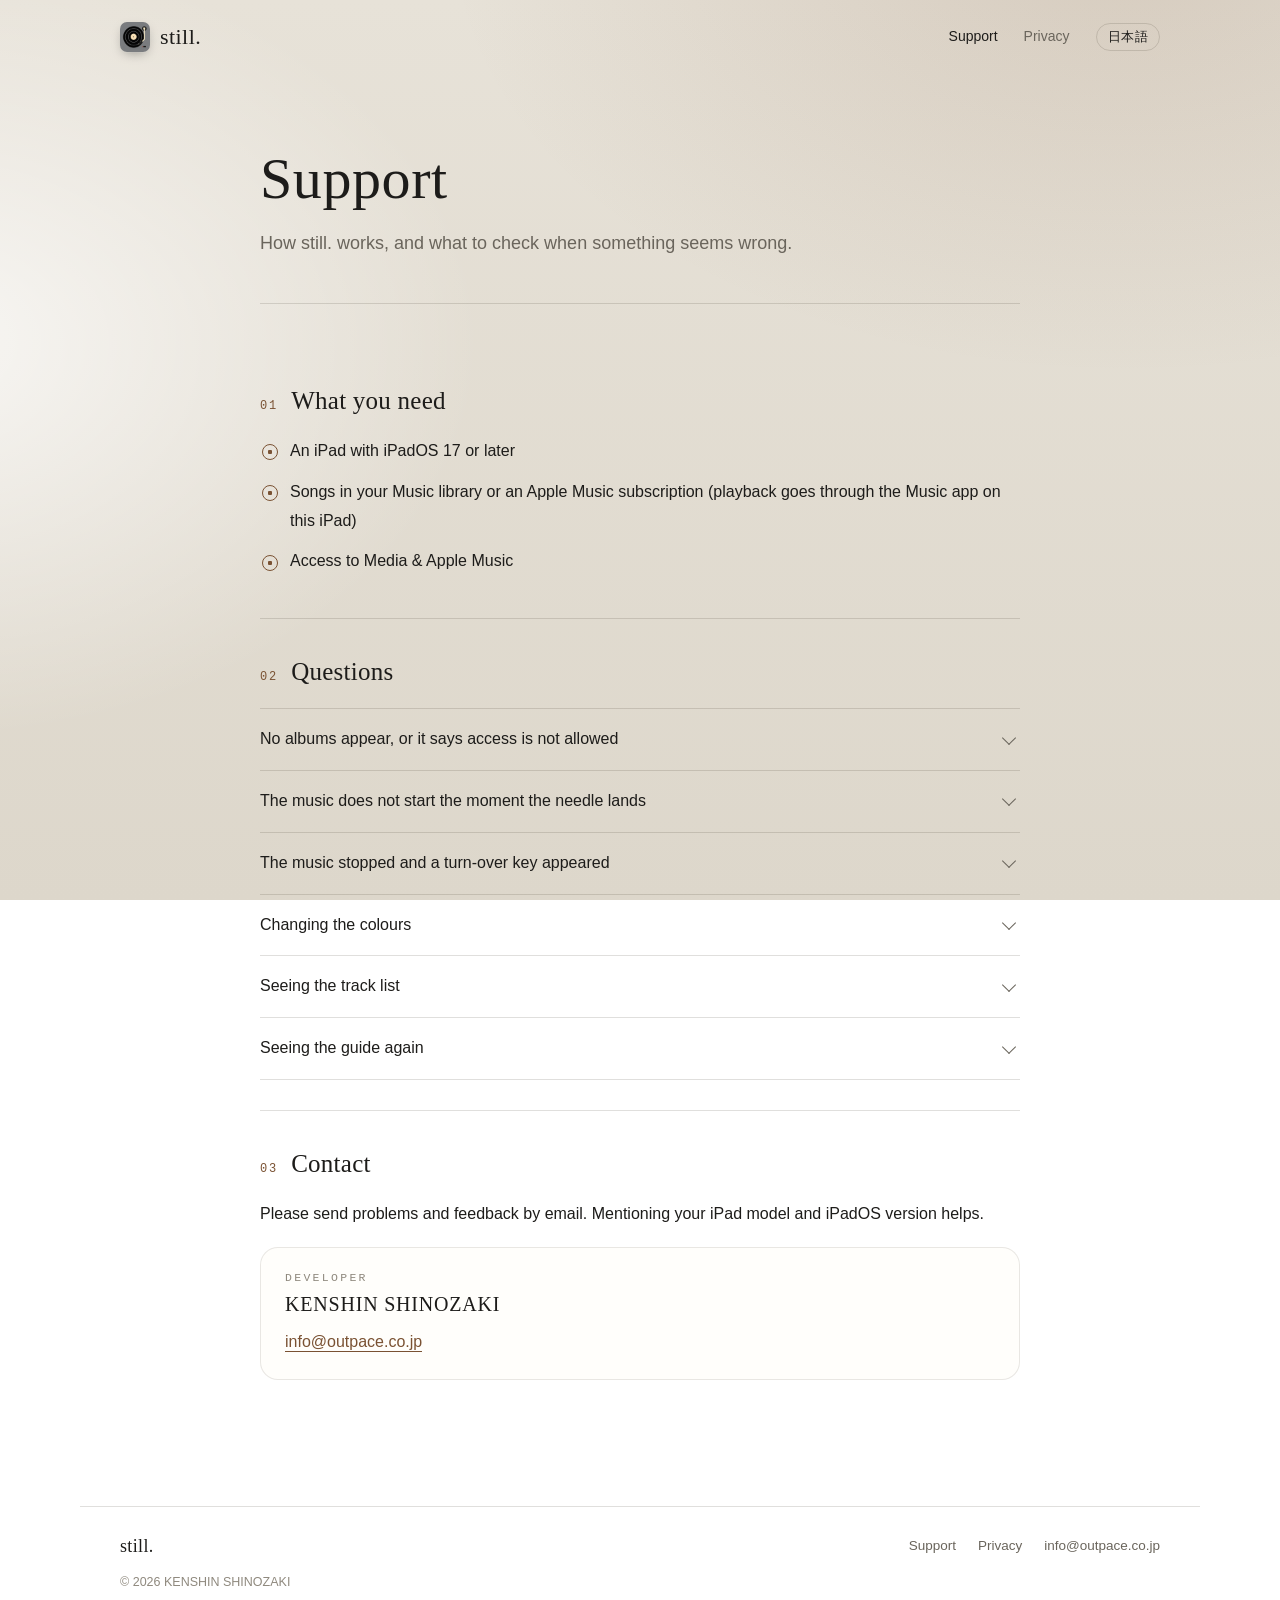
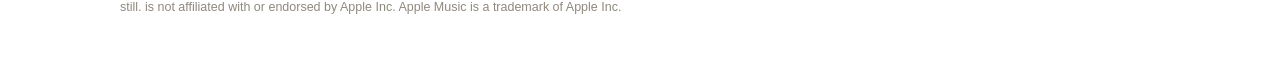
<file: en/support.html>
<!doctype html>
<html lang="en">
<head>
<meta charset="utf-8">
<meta name="viewport" content="width=device-width,initial-scale=1,viewport-fit=cover">
<title>Support — still.</title>
<meta name="description" content="How still. works, and what to check when something seems wrong.">
<meta name="color-scheme" content="light dark">
<meta name="theme-color" content="#e7e2d8" media="(prefers-color-scheme: light)">
<meta name="theme-color" content="#07080c" media="(prefers-color-scheme: dark)">
<link rel="alternate" hreflang="ja" href="../support.html">
<link rel="alternate" hreflang="en" href="support.html">
<link rel="icon" type="image/png" href="../assets/icon-64.png">
<link rel="apple-touch-icon" href="../assets/icon-180.png">
<link rel="stylesheet" href="../assets/style.css">
</head>
<body class="page-support">
<a class="skip" href="#main">Skip to content</a>
<header class="top wrap">
  <a class="brand" href="index.html"><img src="../assets/icon-180.png" alt="" width="30" height="30"><span>still.</span></a>
  <nav aria-label="Site">
    <a href="support.html" aria-current="page">Support</a>
    <a href="privacy.html">Privacy</a>
    <a class="lang" href="../support.html" hreflang="ja" lang="ja">日本語</a>
  </nav>
</header>
<main id="main">
<div class="doc wrap">
<header class="doc-head"><h1>Support</h1><p class="intro">How still. works, and what to check when something seems wrong.</p></header>
<section><h2><span class="num">01</span>What you need</h2><ul class="checks"><li>An iPad with iPadOS 17 or later</li><li>Songs in your Music library or an Apple Music subscription (playback goes through the Music app on this iPad)</li><li>Access to Media &amp; Apple Music</li></ul></section>
<section><h2><span class="num">02</span>Questions</h2><div class="faq"><details><summary>No albums appear, or it says access is not allowed</summary><p>Open the Settings app → still. and turn on Media &amp; Apple Music. If your library is empty, add songs to it in the Music app.</p></details><details><summary>The music does not start the moment the needle lands</summary><p>After the needle touches the record, a few seconds of groove noise play before the song begins (by design). Changing tracks also lifts and resets the needle with a short pause.</p></details><details><summary>The music stopped and a turn-over key appeared</summary><p>Albums are split into side A and side B between songs and stop at the end of side A. Press the turn-over key for side B.</p></details><details><summary>Changing the colours</summary><p>The gear in the top-right corner lets you choose a night or bright room and a Modern or Walnut deck.</p></details><details><summary>Seeing the track list</summary><p>Tap the sleeve to turn it over and see the track list.</p></details><details><summary>Seeing the guide again</summary><p>Open the gear in the top-right corner and choose How it works to open the first-run guide at any time.</p></details></div></section>
<section id="contact"><h2><span class="num">03</span>Contact</h2><p>Please send problems and feedback by email. Mentioning your iPad model and iPadOS version helps.</p><div class="card contact">
  <p class="label">Developer</p>
  <p class="who">KENSHIN SHINOZAKI</p>
  <p><a class="mail" href="mailto:info@outpace.co.jp">info@outpace.co.jp</a></p>
</div></section>
</div>
</main>
<footer class="foot wrap">
  <div class="foot-row">
    <a class="brand small" href="index.html"><span>still.</span></a>
    <nav><a href="support.html">Support</a><a href="privacy.html">Privacy</a><a href="mailto:info@outpace.co.jp">info@outpace.co.jp</a></nav>
  </div>
  <p>© 2026 KENSHIN SHINOZAKI</p>
  <p>still. is not affiliated with or endorsed by Apple Inc. Apple Music is a trademark of Apple Inc.</p>
</footer>
</body>
</html>
</file>
<file: assets/style.css>
/* still. — public pages. Linen in light mode, the midnight room in dark mode (same as the app). */
:root{
  color-scheme:light dark;
  --bg:#e7e2d8; --bg-deep:#ddd7cb;
  --card:rgba(255,253,248,.62); --card-line:rgba(40,30,20,.10);
  --line:rgba(40,30,20,.14);
  --ink:#1d1c1a; --muted:#6a655c; --faint:#8f897e;
  --accent:#7a5233; --accent-ink:#fbf6ec;
  --glow-a:rgba(122,82,51,.16); --glow-b:rgba(255,255,255,.75);
  --shadow:0 34px 70px -34px rgba(52,38,24,.55),0 10px 24px -14px rgba(52,38,24,.35);
  --bezel:linear-gradient(160deg,#3a3b3f,#17181b);
  --serif:"Hiragino Mincho ProN","Yu Mincho","YuMincho","Noto Serif JP","Noto Serif CJK JP",Georgia,serif;
  --sans:-apple-system,BlinkMacSystemFont,"Hiragino Sans","Hiragino Kaku Gothic ProN","Helvetica Neue","Noto Sans JP",sans-serif;
  --mono:ui-monospace,"SF Mono",Menlo,Consolas,monospace;
  --wrap:1120px; --gutter:clamp(16px,4vw,40px);
}
@media (prefers-color-scheme:dark){:root{
  --bg:#07080c; --bg-deep:#0b0e18;
  --card:rgba(255,255,255,.035); --card-line:rgba(255,255,255,.08);
  --line:rgba(255,255,255,.11);
  --ink:#e8e4da; --muted:#a29d92; --faint:#6f6b63;
  --accent:#e8d5ab; --accent-ink:#14110c;
  --glow-a:rgba(44,70,156,.34); --glow-b:rgba(140,104,72,.13);
  --shadow:0 50px 110px -40px rgba(0,0,0,.95),0 16px 40px -20px rgba(0,0,0,.8);
}}

*{box-sizing:border-box}
html{-webkit-text-size-adjust:100%;text-size-adjust:100%}
body{
  margin:0;min-height:100vh;color:var(--ink);font:16px/1.8 var(--sans);
  background:
    radial-gradient(1100px 720px at 88% -8%,var(--glow-a),transparent 62%),
    radial-gradient(900px 640px at -6% 38%,var(--glow-b),transparent 62%),
    linear-gradient(180deg,var(--bg) 0%,var(--bg-deep) 100%);
  background-attachment:fixed;
  -webkit-font-smoothing:antialiased;
  font-feature-settings:"palt" 1;
}
:lang(en) body,body:lang(en){font-feature-settings:normal}
img{max-width:100%;height:auto}
a{color:inherit;text-decoration-color:var(--line);text-underline-offset:.22em}
a:hover{text-decoration-color:currentColor}
:focus-visible{outline:2px solid var(--accent);outline-offset:3px;border-radius:4px}
.wrap{max-width:var(--wrap);margin:0 auto;padding-left:max(var(--gutter),env(safe-area-inset-left));padding-right:max(var(--gutter),env(safe-area-inset-right))}
.skip{position:absolute;left:-9999px;top:8px}
.skip:focus{left:12px;background:var(--card);padding:6px 12px;border-radius:8px;z-index:10}

/* type */
.eyebrow{font:500 11.5px/1.4 var(--mono);letter-spacing:.28em;text-transform:uppercase;color:var(--accent);margin:0 0 18px}
h1,h2,h3{font-family:var(--serif);font-weight:400;letter-spacing:.01em;margin:0}
.num{display:inline-block;font:500 12px/1 var(--mono);letter-spacing:.14em;color:var(--accent);min-width:2.6em}

/* header */
.top{display:flex;align-items:center;justify-content:space-between;gap:16px;padding-top:max(22px,env(safe-area-inset-top));padding-bottom:22px}
.brand{display:inline-flex;align-items:center;gap:10px;text-decoration:none;font:400 22px/1 var(--serif);letter-spacing:.02em}
.brand img{border-radius:7px;box-shadow:0 1px 0 rgba(255,255,255,.08),0 4px 12px -4px rgba(0,0,0,.4)}
.top nav{display:flex;align-items:center;gap:clamp(12px,2.6vw,26px);font-size:14px}
.top nav a{text-decoration:none;color:var(--muted)}
.top nav a:hover,.top nav a[aria-current]{color:var(--ink)}
.top nav .lang{font:500 11.5px/1 var(--mono);letter-spacing:.12em;border:1px solid var(--line);border-radius:999px;padding:7px 11px;color:var(--ink)}
.top nav .lang:lang(ja){font-family:var(--sans);letter-spacing:.04em;font-size:12.5px}

/* hero */
.hero{text-align:center;padding-top:clamp(36px,8vw,96px);padding-bottom:clamp(36px,6vw,64px)}
.hero-icon{width:clamp(72px,9vw,96px);border-radius:22.5%;box-shadow:var(--shadow);margin-bottom:28px}
.wordmark{font-size:clamp(64px,13vw,148px);line-height:.95;letter-spacing:-.01em;margin-bottom:22px}
.lead{font:400 clamp(21px,3.2vw,32px)/1.55 var(--serif);margin:0 0 18px}
.intro{color:var(--muted);max-width:34em;margin:0 auto 30px;font-size:clamp(15px,1.7vw,17px)}
.cta{display:inline-flex;align-items:center;gap:10px;padding:13px 22px;border-radius:999px;background:var(--ink);color:var(--bg);text-decoration:none;font-size:14.5px;letter-spacing:.03em}

/* device frame */
.device{border-radius:clamp(14px,2.6vw,34px);padding:clamp(6px,1.1vw,14px);background:var(--bezel);box-shadow:var(--shadow),inset 0 0 0 1px rgba(255,255,255,.07)}
.device img{display:block;width:100%;aspect-ratio:4/3;object-fit:cover;border-radius:clamp(9px,1.6vw,21px)}
.stage{padding-bottom:clamp(56px,9vw,120px)}
.stage .device{max-width:1040px;margin:0 auto}

/* features */
.feats{list-style:none;margin:0;padding:0 0 clamp(56px,9vw,112px);display:grid;gap:clamp(28px,4vw,56px);grid-template-columns:repeat(auto-fit,minmax(240px,1fr))}
.feat{border-top:1px solid var(--line);padding-top:22px}
.feat h3{font-size:clamp(21px,2.4vw,25px);margin:14px 0 10px}
.feat p{color:var(--muted);margin:0}

/* gallery */
.gallery{display:grid;gap:clamp(20px,3vw,36px);grid-template-columns:repeat(auto-fit,minmax(260px,1fr));padding-bottom:clamp(64px,10vw,128px)}
.gallery figure{margin:0}
.gallery figcaption{font:400 16px/1.5 var(--serif);margin-top:16px;text-align:center}

/* rooms */
.rooms{display:grid;gap:clamp(28px,5vw,64px);align-items:center;grid-template-columns:minmax(0,1fr);padding-bottom:clamp(64px,10vw,128px)}
@media (min-width:860px){.rooms{grid-template-columns:minmax(0,.8fr) minmax(0,1.2fr)}}
.rooms h2{font-size:clamp(28px,4vw,42px);margin-bottom:16px}
.rooms-text p:last-child{color:var(--muted);margin:0;max-width:26em}
.rooms-pair{position:relative;padding-bottom:12%}
.rooms-pair .device:first-child{width:78%}
.rooms-pair .device:last-child{position:absolute;width:62%;right:0;bottom:0}

/* documents */
.doc{max-width:calc(760px + 2 * var(--gutter));padding-top:clamp(28px,6vw,72px);padding-bottom:clamp(56px,8vw,96px)}
.doc-head{padding-bottom:clamp(28px,4vw,44px);border-bottom:1px solid var(--line);margin-bottom:clamp(28px,4vw,44px)}
.doc-head h1{font-size:clamp(36px,6vw,58px);line-height:1.15;margin-bottom:14px}
.doc-head .meta{font:500 12px/1.4 var(--mono);letter-spacing:.08em;color:var(--faint);margin:0 0 18px}
.doc-head .intro{margin:0;text-align:left;max-width:none;font-size:clamp(16px,1.8vw,18px)}
.doc section{padding:clamp(22px,3vw,30px) 0}
.doc section+section{border-top:1px solid var(--line)}
.doc h2{font-size:clamp(21px,2.6vw,25px);margin-bottom:14px;display:flex;align-items:baseline}
.doc p{margin:0 0 12px}
.doc ul{margin:0;padding-left:1.1em}
.doc li{margin:0 0 12px}
.doc li::marker{color:var(--faint)}
.doc b{font-weight:600}

.card{background:var(--card);border:1px solid var(--card-line);border-radius:18px;padding:22px 24px;-webkit-backdrop-filter:blur(6px);backdrop-filter:blur(6px)}
.summary{list-style:none;padding:0!important;margin:0 0 clamp(20px,3vw,32px)!important;display:grid;gap:14px;grid-template-columns:repeat(auto-fit,minmax(200px,1fr))}
.summary .card{margin:0}
.summary h3{font-size:20px;margin-bottom:8px}
.summary p{color:var(--muted);font-size:14.5px;line-height:1.7;margin:0}

.checks{list-style:none;padding:0!important}
.checks li{position:relative;padding-left:30px}
.checks li::before{content:"";position:absolute;left:2px;top:.45em;width:14px;height:14px;border-radius:50%;border:1.5px solid var(--accent);background:radial-gradient(circle,var(--accent) 0 2px,transparent 2.5px)}

.faq details{border-bottom:1px solid var(--line)}
.faq details:first-child{border-top:1px solid var(--line)}
.faq summary{list-style:none;cursor:pointer;padding:16px 40px 16px 0;position:relative;font-weight:500}
.faq summary::-webkit-details-marker{display:none}
.faq summary::after{content:"";position:absolute;right:6px;top:50%;width:9px;height:9px;border-right:1.5px solid var(--muted);border-bottom:1.5px solid var(--muted);transform:translateY(-70%) rotate(45deg);transition:transform .25s}
.faq details[open] summary::after{transform:translateY(-30%) rotate(-135deg)}
.faq details p{color:var(--muted);padding:0 0 18px;margin:0}

.contact{margin-top:18px;display:grid;gap:4px}
.contact .label{font:500 11.5px/1.4 var(--mono);letter-spacing:.2em;text-transform:uppercase;color:var(--faint);margin:0}
.contact .who{font:400 20px/1.4 var(--serif);margin:0 0 6px;letter-spacing:.04em}
.contact p{margin:0}
.contact .mail{font-size:16px;color:var(--accent);text-decoration:none;border-bottom:1px solid currentColor;padding-bottom:1px}

/* footer */
.foot{border-top:1px solid var(--line);padding-top:28px;padding-bottom:max(36px,env(safe-area-inset-bottom));color:var(--faint);font-size:12.5px;line-height:1.7}
.foot-row{display:flex;flex-wrap:wrap;align-items:center;justify-content:space-between;gap:12px 24px;margin-bottom:14px}
.foot .brand{font-size:18px;color:var(--ink)}
.foot nav{display:flex;flex-wrap:wrap;gap:8px 22px;font-size:13.5px}
.foot nav a{color:var(--muted);text-decoration:none}
.foot nav a:hover{color:var(--ink)}
.foot p{margin:0 0 4px}

/* gentle entrance */
@media (prefers-reduced-motion:no-preference){
  .rise{animation:rise .9s cubic-bezier(.2,.7,.2,1) both}
  .rise:nth-child(2){animation-delay:.06s}.rise:nth-child(3){animation-delay:.12s}
  .rise:nth-child(4){animation-delay:.18s}.rise:nth-child(5){animation-delay:.24s}.rise:nth-child(6){animation-delay:.3s}
  .stage .device{animation:rise 1.1s .3s cubic-bezier(.2,.7,.2,1) both}
  @keyframes rise{from{opacity:0;transform:translateY(14px)}to{opacity:1;transform:none}}
}

@media (max-width:520px){
  .top nav a:not(.lang){font-size:13px}
  .brand span{display:none}
  .foot .brand span{display:inline}
  .rooms-pair{padding-bottom:18%}
}

/* Japanese line breaks at phrase boundaries where supported */
:lang(ja) :is(.lead,.intro,.feat p,.rooms p,.summary p,figcaption,h1,h2,h3){word-break:auto-phrase}
:is(.intro,.feat p,.rooms p,.summary p,.doc p){text-wrap:pretty}
</file>
